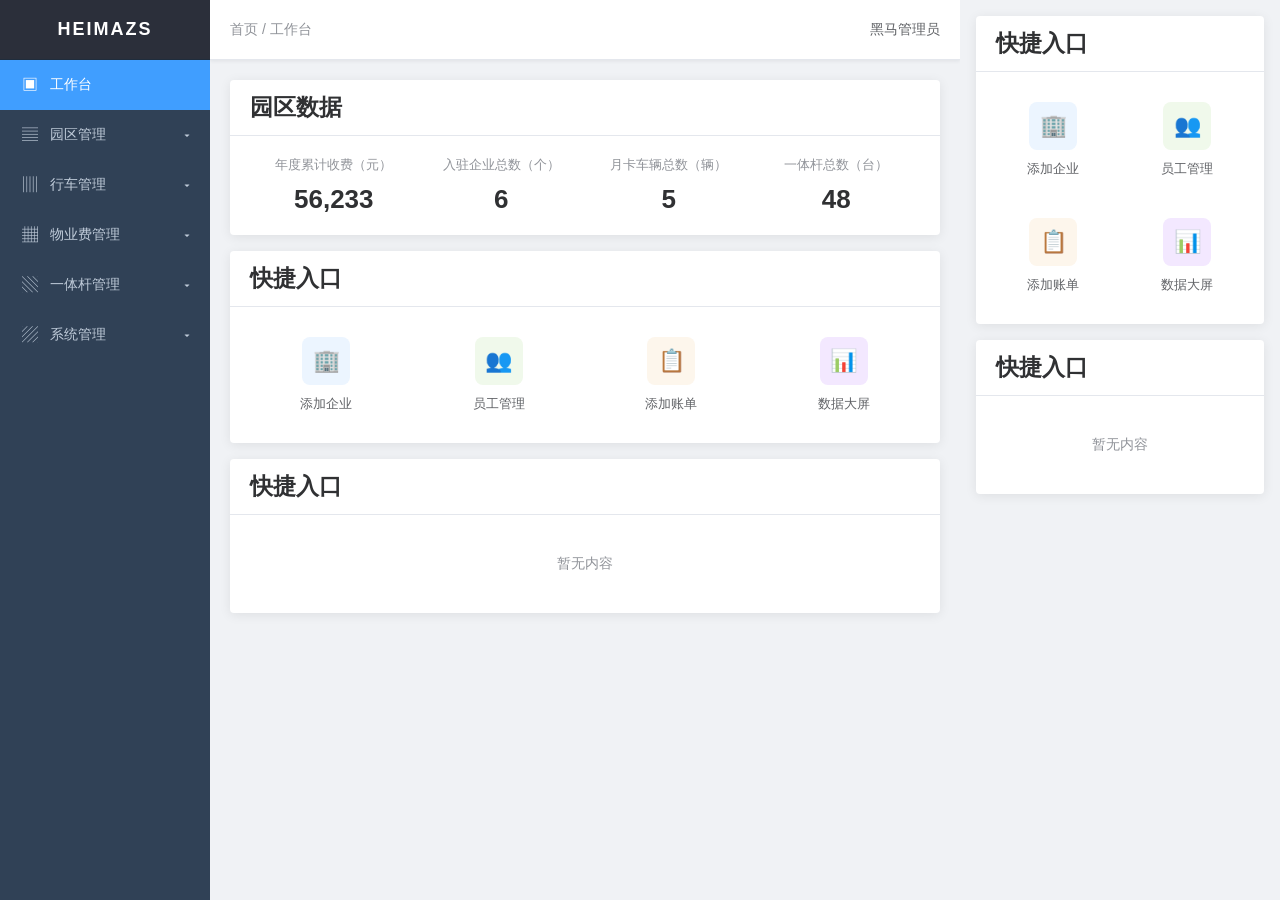
<file: index.html>
<!DOCTYPE html>
<html lang="zh-CN">
<head>
    <meta charset="UTF-8">
    <title>HEIMAZS 园区管理系统</title>
    <link rel="stylesheet" href="Index.css">
</head>
<body>
    <!-- 左侧侧边栏 -->
    <aside class="sidebar">
        <div class="logo">
            <h1>HEIMAZS</h1>
        </div>
        <nav class="menu">
            <ul>
                <li class="menu-item">
                    <a href="index.html">
                        <span class="icon">▣</span>
                        <span class="text">工作台</span>
                    </a>
                </li>
                <li class="menu-item has-sub">
                    <a href="#">
                        <span class="icon">▤</span>
                        <span class="text">园区管理</span>
                        <span class="arrow">▾</span>
                    </a>
                </li>
                <li class="menu-item has-sub">
                    <a href="#">
                        <span class="icon">▥</span>
                        <span class="text">行车管理</span>
                        <span class="arrow">▾</span>
                    </a>
                    <ul class="submenu">
                        <li><a href="#">区域管理</a></li>
                        <li><a href="monthCard.html">月卡管理</a></li>
                        <li><a href="#">停车缴费管理</a></li>
                        <li><a href="#">计费规则管理</a></li>
                    </ul>
                </li>
                <li class="menu-item has-sub">
                    <a href="#">
                        <span class="icon">▦</span>
                        <span class="text">物业费管理</span>
                        <span class="arrow">▾</span>
                    </a>
                </li>
                <li class="menu-item has-sub">
                    <a href="#">
                        <span class="icon">▧</span>
                        <span class="text">一体杆管理</span>
                        <span class="arrow">▾</span>
                    </a>
                </li>
                <li class="menu-item has-sub">
                    <a href="#">
                        <span class="icon">▨</span>
                        <span class="text">系统管理</span>
                        <span class="arrow">▾</span>
                    </a>
                </li>
            </ul>
        </nav>
    </aside>

    <!-- 中间主内容区 -->
    <main class="main">
        <div class="header">
            <div class="breadcrumb">首页 / 工作台</div>
            <div class="user-info">
                <span class="username">黑马管理员</span>
            </div>
        </div>

        <section class="content">
            <!-- 园区数据卡片 -->
            <div class="card">
                <div class="card-header">
                    <h2>园区数据</h2>
                </div>
                <div class="card-body">
                    <div class="stat-grid">
                        <div class="stat-item">
                            <div class="stat-label">年度累计收费（元）</div>
                            <div class="stat-value" id="statIncome">0</div>
                        </div>
                        <div class="stat-item">
                            <div class="stat-label">入驻企业总数（个）</div>
                            <div class="stat-value" id="statCompany">0</div>
                        </div>
                        <div class="stat-item">
                            <div class="stat-label">月卡车辆总数（辆）</div>
                            <div class="stat-value" id="statMonthCard">0</div>
                        </div>
                        <div class="stat-item">
                            <div class="stat-label">一体杆总数（台）</div>
                            <div class="stat-value" id="statPole">0</div>
                        </div>
                    </div>
                </div>
            </div>

            <!-- 快捷入口卡片 -->
            <div class="card">
                <div class="card-header">
                    <h2>快捷入口</h2>
                </div>
                <div class="card-body">
                    <div class="quick-grid">
                        <div class="quick-item">
                            <div class="quick-icon icon-blue">🏢</div>
                            <div class="quick-label">添加企业</div>
                        </div>
                        <div class="quick-item">
                            <div class="quick-icon icon-green">👥</div>
                            <div class="quick-label">员工管理</div>
                        </div>
                        <a class="quick-item" href="addMonthCard.html">
                            <div class="quick-icon icon-orange">📋</div>
                            <div class="quick-label">添加账单</div>
                        </a>
                        <div class="quick-item">
                            <div class="quick-icon icon-purple">📊</div>
                            <div class="quick-label">数据大屏</div>
                        </div>
                    </div>
                </div>
            </div>

            <!-- 占位卡片 -->
            <div class="card">
                <div class="card-header">
                    <h2>快捷入口</h2>
                </div>
                <div class="card-body">
                    <p class="placeholder-text">暂无内容</p>
                </div>
            </div>
        </section>
    </main>

    <!-- 右侧快捷入口区 -->
    <aside class="right-panel">
        <div class="card">
            <div class="card-header">
                <h2>快捷入口</h2>
            </div>
            <div class="card-body">
                <div class="quick-grid">
                    <div class="quick-item">
                        <div class="quick-icon icon-blue">🏢</div>
                        <div class="quick-label">添加企业</div>
                    </div>
                    <div class="quick-item">
                        <div class="quick-icon icon-green">👥</div>
                        <div class="quick-label">员工管理</div>
                    </div>
                    <a class="quick-item" href="addMonthCard.html">
                        <div class="quick-icon icon-orange">📋</div>
                        <div class="quick-label">添加账单</div>
                    </a>
                    <div class="quick-item">
                        <div class="quick-icon icon-purple">📊</div>
                        <div class="quick-label">数据大屏</div>
                    </div>
                </div>
            </div>
        </div>

        <div class="card">
            <div class="card-header">
                <h2>快捷入口</h2>
            </div>
            <div class="card-body">
                <p class="placeholder-text">暂无内容</p>
            </div>
        </div>
    </aside>

    <script src="data.js"></script>
    <script src="app.js"></script>
    <script src="home.js"></script>
</body>
</html>
</file>
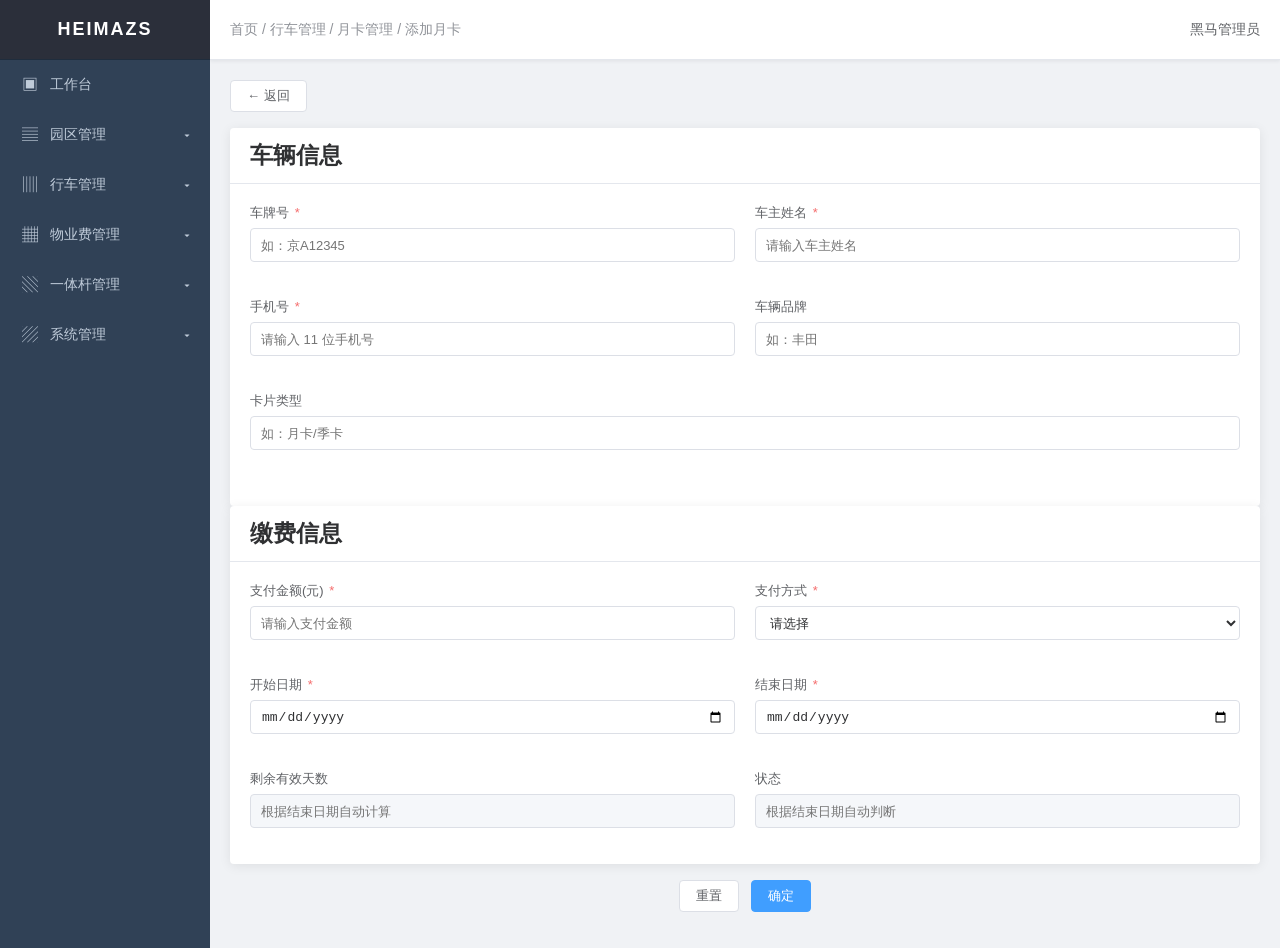
<file: addMonthCard.html>
<!DOCTYPE html>
<html lang="zh-CN">
<head>
    <meta charset="UTF-8">
    <title>添加月卡 - HEIMAZS</title>
    <link rel="stylesheet" href="Index.css">
    <link rel="stylesheet" href="MonthCard.css">
</head>
<body>
    <aside class="sidebar">
        <div class="logo">
            <h1>HEIMAZS</h1>
        </div>
        <nav class="menu">
            <ul>
                <li class="menu-item">
                    <a href="index.html">
                        <span class="icon">▣</span>
                        <span class="text">工作台</span>
                    </a>
                </li>
                <li class="menu-item has-sub">
                    <a href="#">
                        <span class="icon">▤</span>
                        <span class="text">园区管理</span>
                        <span class="arrow">▾</span>
                    </a>
                </li>
                <li class="menu-item has-sub">
                    <a href="#">
                        <span class="icon">▥</span>
                        <span class="text">行车管理</span>
                        <span class="arrow">▾</span>
                    </a>
                    <ul class="submenu">
                        <li><a href="#">区域管理</a></li>
                        <li><a href="monthCard.html">月卡管理</a></li>
                        <li><a href="#">停车缴费管理</a></li>
                        <li><a href="#">计费规则管理</a></li>
                    </ul>
                </li>
                <li class="menu-item has-sub">
                    <a href="#">
                        <span class="icon">▦</span>
                        <span class="text">物业费管理</span>
                        <span class="arrow">▾</span>
                    </a>
                </li>
                <li class="menu-item has-sub">
                    <a href="#">
                        <span class="icon">▧</span>
                        <span class="text">一体杆管理</span>
                        <span class="arrow">▾</span>
                    </a>
                </li>
                <li class="menu-item has-sub">
                    <a href="#">
                        <span class="icon">▨</span>
                        <span class="text">系统管理</span>
                        <span class="arrow">▾</span>
                    </a>
                </li>
            </ul>
        </nav>
    </aside>

    <main class="main">
        <div class="header">
            <div class="breadcrumb">首页 / 行车管理 / 月卡管理 / <span id="pageTitle">添加月卡</span></div>
            <div class="user-info">
                <span class="username">黑马管理员</span>
            </div>
        </div>

        <section class="content">
            <!-- 返回按钮 -->
            <div class="page-toolbar">
                <button class="btn btn-default" id="btnBack">← 返回</button>
            </div>

            <form id="cardForm" class="form-grid">
                <!-- 车辆信息表单卡片 -->
                <div class="card">
                    <div class="card-header">
                        <h2>车辆信息</h2>
                    </div>
                    <div class="card-body">
                        <div class="form-row">
                            <div class="form-item">
                                <label>车牌号 <em>*</em></label>
                                <input type="text" name="carNumber" placeholder="如：京A12345">
                                <div class="error-tip" data-error="carNumber"></div>
                            </div>
                            <div class="form-item">
                                <label>车主姓名 <em>*</em></label>
                                <input type="text" name="ownerName" placeholder="请输入车主姓名">
                                <div class="error-tip" data-error="ownerName"></div>
                            </div>
                        </div>
                        <div class="form-row">
                            <div class="form-item">
                                <label>手机号 <em>*</em></label>
                                <input type="text" name="phone" placeholder="请输入 11 位手机号">
                                <div class="error-tip" data-error="phone"></div>
                            </div>
                            <div class="form-item">
                                <label>车辆品牌</label>
                                <input type="text" name="carBrand" placeholder="如：丰田">
                                <div class="error-tip" data-error="carBrand"></div>
                            </div>
                        </div>
                        <div class="form-row">
                            <div class="form-item">
                                <label>卡片类型</label>
                                <input type="text" name="cardType" placeholder="如：月卡/季卡">
                                <div class="error-tip" data-error="cardType"></div>
                            </div>
                        </div>
                    </div>
                </div>

                <!-- 缴费信息表单卡片 -->
                <div class="card">
                    <div class="card-header">
                        <h2>缴费信息</h2>
                    </div>
                    <div class="card-body">
                        <div class="form-row">
                            <div class="form-item">
                                <label>支付金额(元) <em>*</em></label>
                                <input type="number" name="paymentAmount" min="0" step="0.01" placeholder="请输入支付金额">
                                <div class="error-tip" data-error="paymentAmount"></div>
                            </div>
                            <div class="form-item">
                                <label>支付方式 <em>*</em></label>
                                <select name="paymentMethod">
                                    <option value="">请选择</option>
                                    <option value="微信">微信</option>
                                    <option value="支付宝">支付宝</option>
                                    <option value="银行卡">银行卡</option>
                                    <option value="现金">现金</option>
                                </select>
                                <div class="error-tip" data-error="paymentMethod"></div>
                            </div>
                        </div>
                        <div class="form-row">
                            <div class="form-item">
                                <label>开始日期 <em>*</em></label>
                                <input type="date" name="startDate">
                                <div class="error-tip" data-error="startDate"></div>
                            </div>
                            <div class="form-item">
                                <label>结束日期 <em>*</em></label>
                                <input type="date" name="endDate">
                                <div class="error-tip" data-error="endDate"></div>
                            </div>
                        </div>
                        <div class="form-row">
                            <div class="form-item">
                                <label>剩余有效天数</label>
                                <input type="number" name="remainDay" readonly placeholder="根据结束日期自动计算">
                            </div>
                            <div class="form-item">
                                <label>状态</label>
                                <input type="text" name="status" readonly placeholder="根据结束日期自动判断">
                            </div>
                        </div>
                    </div>
                </div>

                <!-- 操作按钮 -->
                <div class="form-actions">
                    <button type="button" class="btn btn-default" id="btnReset">重置</button>
                    <button type="button" class="btn btn-primary" id="btnSave">确定</button>
                </div>
            </form>
        </section>
    </main>

    <script src="data.js"></script>
    <script src="app.js"></script>
    <script src="addMonthCard.js"></script>
</body>
</html>
</file>
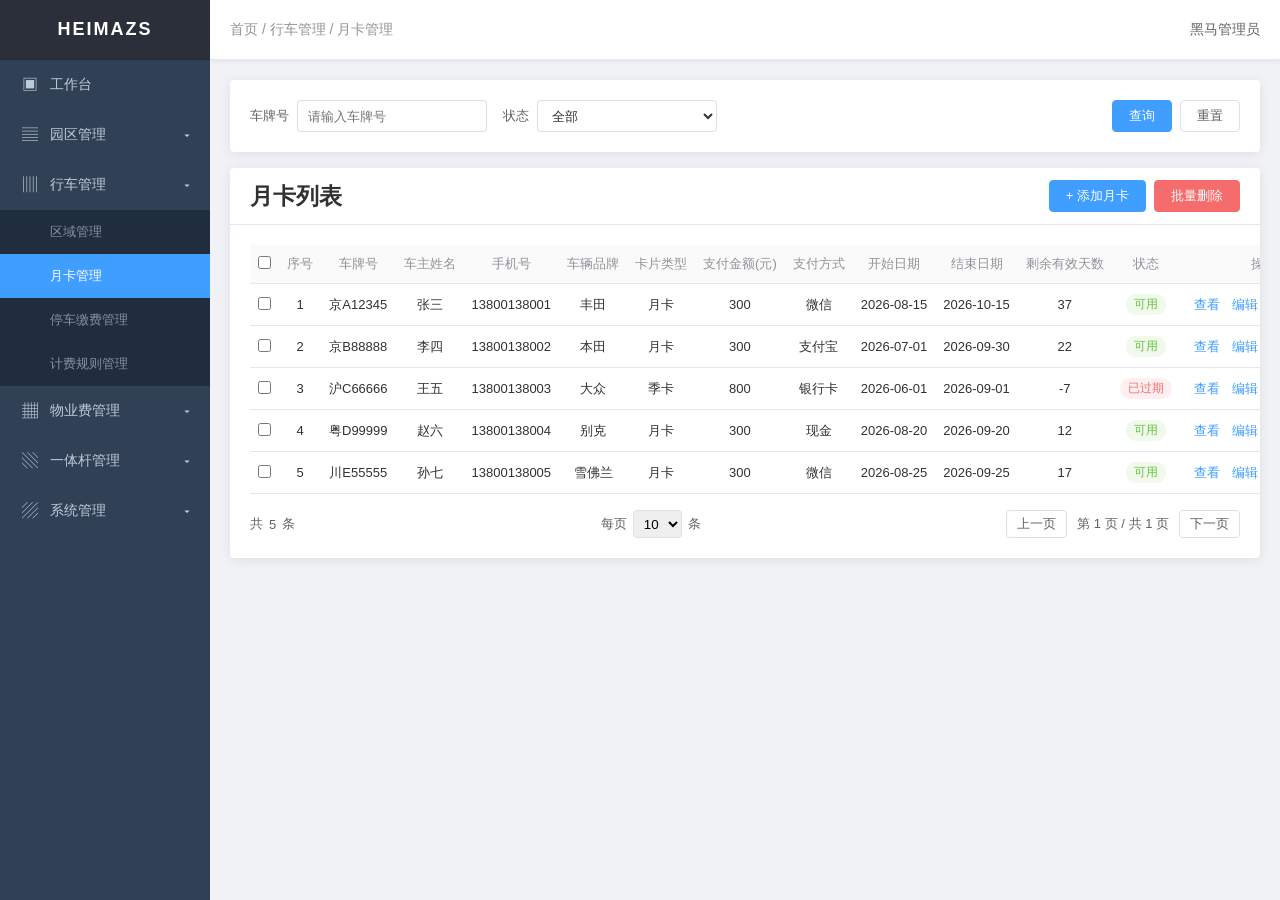
<file: monthCard.html>
<!DOCTYPE html>
<html lang="zh-CN">
<head>
    <meta charset="UTF-8">
    <title>月卡管理 - HEIMAZS</title>
    <link rel="stylesheet" href="Index.css">
    <link rel="stylesheet" href="MonthCard.css">
</head>
<body>
    <aside class="sidebar">
        <div class="logo">
            <h1>HEIMAZS</h1>
        </div>
        <nav class="menu">
            <ul>
                <li class="menu-item">
                    <a href="index.html">
                        <span class="icon">▣</span>
                        <span class="text">工作台</span>
                    </a>
                </li>
                <li class="menu-item has-sub">
                    <a href="#">
                        <span class="icon">▤</span>
                        <span class="text">园区管理</span>
                        <span class="arrow">▾</span>
                    </a>
                </li>
                <li class="menu-item has-sub">
                    <a href="#">
                        <span class="icon">▥</span>
                        <span class="text">行车管理</span>
                        <span class="arrow">▾</span>
                    </a>
                    <ul class="submenu">
                        <li><a href="#">区域管理</a></li>
                        <li><a href="monthCard.html">月卡管理</a></li>
                        <li><a href="#">停车缴费管理</a></li>
                        <li><a href="#">计费规则管理</a></li>
                    </ul>
                </li>
                <li class="menu-item has-sub">
                    <a href="#">
                        <span class="icon">▦</span>
                        <span class="text">物业费管理</span>
                        <span class="arrow">▾</span>
                    </a>
                </li>
                <li class="menu-item has-sub">
                    <a href="#">
                        <span class="icon">▧</span>
                        <span class="text">一体杆管理</span>
                        <span class="arrow">▾</span>
                    </a>
                </li>
                <li class="menu-item has-sub">
                    <a href="#">
                        <span class="icon">▨</span>
                        <span class="text">系统管理</span>
                        <span class="arrow">▾</span>
                    </a>
                </li>
            </ul>
        </nav>
    </aside>

    <main class="main">
        <div class="header">
            <div class="breadcrumb">首页 / 行车管理 / 月卡管理</div>
            <div class="user-info">
                <span class="username">黑马管理员</span>
            </div>
        </div>

        <section class="content">
            <!-- 查询筛选区 -->
            <div class="card">
                <div class="card-body">
                    <div class="filter-bar">
                        <div class="filter-item">
                            <label>车牌号</label>
                            <input type="text" id="filterCarNumber" placeholder="请输入车牌号">
                        </div>
                        <div class="filter-item">
                            <label>状态</label>
                            <select id="filterStatus">
                                <option value="">全部</option>
                                <option value="0">可用</option>
                                <option value="1">已过期</option>
                            </select>
                        </div>
                        <div class="filter-actions">
                            <button class="btn btn-primary" id="btnSearch">查询</button>
                            <button class="btn btn-default" id="btnReset">重置</button>
                        </div>
                    </div>
                </div>
            </div>

            <!-- 表格区 -->
            <div class="card">
                <div class="card-header">
                    <h2>月卡列表</h2>
                    <div class="header-actions">
                        <button class="btn btn-primary" id="btnAdd">+ 添加月卡</button>
                        <button class="btn btn-danger" id="btnBatchDelete">批量删除</button>
                    </div>
                </div>
                <div class="card-body">
                    <table class="data-table">
                        <thead>
                            <tr>
                                <th><input type="checkbox" id="checkAll"></th>
                                <th>序号</th>
                                <th>车牌号</th>
                                <th>车主姓名</th>
                                <th>手机号</th>
                                <th>车辆品牌</th>
                                <th>卡片类型</th>
                                <th>支付金额(元)</th>
                                <th>支付方式</th>
                                <th>开始日期</th>
                                <th>结束日期</th>
                                <th>剩余有效天数</th>
                                <th>状态</th>
                                <th>操作</th>
                            </tr>
                        </thead>
                        <tbody id="tableBody">
                            <!-- 渲染函数动态生成 -->
                        </tbody>
                    </table>

                    <!-- 分页 -->
                    <div class="pagination">
                        <div class="page-info">
                            共 <span id="totalRecords">0</span> 条
                        </div>
                        <div class="page-size">
                            每页
                            <select id="pageSize">
                                <option value="5">5</option>
                                <option value="10" selected>10</option>
                                <option value="20">20</option>
                            </select>
                            条
                        </div>
                        <div class="page-jump">
                            <button class="btn btn-page" id="btnPrev">上一页</button>
                            <span>第 <span id="currentPage">1</span> 页 / 共 <span id="totalPage">1</span> 页</span>
                            <button class="btn btn-page" id="btnNext">下一页</button>
                        </div>
                    </div>
                </div>
            </div>
        </section>
    </main>

    <!-- 查看弹窗（只读） -->
    <div class="modal-mask" id="viewModal">
        <div class="modal">
            <div class="modal-header">
                <h3>查看月卡</h3>
                <span class="modal-close" data-close="viewModal">×</span>
            </div>
            <div class="modal-body">
                <form id="viewForm" class="form-grid">
                    <div class="form-row">
                        <div class="form-item">
                            <label>车牌号</label>
                            <input type="text" name="carNumber" readonly>
                        </div>
                        <div class="form-item">
                            <label>车主姓名</label>
                            <input type="text" name="ownerName" readonly>
                        </div>
                    </div>
                    <div class="form-row">
                        <div class="form-item">
                            <label>手机号</label>
                            <input type="text" name="phone" readonly>
                        </div>
                        <div class="form-item">
                            <label>车辆品牌</label>
                            <input type="text" name="carBrand" readonly>
                        </div>
                    </div>
                    <div class="form-row">
                        <div class="form-item">
                            <label>卡片类型</label>
                            <input type="text" name="cardType" readonly>
                        </div>
                        <div class="form-item">
                            <label>支付金额(元)</label>
                            <input type="text" name="paymentAmount" readonly>
                        </div>
                    </div>
                    <div class="form-row">
                        <div class="form-item">
                            <label>支付方式</label>
                            <input type="text" name="paymentMethod" readonly>
                        </div>
                        <div class="form-item">
                            <label>剩余有效天数</label>
                            <input type="text" name="remainDay" readonly>
                        </div>
                    </div>
                    <div class="form-row">
                        <div class="form-item">
                            <label>开始日期</label>
                            <input type="text" name="startDate" readonly>
                        </div>
                        <div class="form-item">
                            <label>结束日期</label>
                            <input type="text" name="endDate" readonly>
                        </div>
                    </div>
                    <div class="form-row">
                        <div class="form-item">
                            <label>状态</label>
                            <input type="text" name="status" readonly>
                        </div>
                    </div>
                </form>
            </div>
            <div class="modal-footer">
                <button class="btn btn-default" data-close="viewModal">关闭</button>
            </div>
        </div>
    </div>

    <!-- 编辑/续费弹窗（复用同一表单） -->
    <div class="modal-mask" id="editModal">
        <div class="modal">
            <div class="modal-header">
                <h3 id="editModalTitle">编辑月卡</h3>
                <span class="modal-close" data-close="editModal">×</span>
            </div>
            <div class="modal-body">
                <form id="editForm" class="form-grid">
                    <div class="form-row">
                        <div class="form-item">
                            <label>车牌号</label>
                            <input type="text" name="carNumber">
                        </div>
                        <div class="form-item">
                            <label>车主姓名</label>
                            <input type="text" name="ownerName">
                        </div>
                    </div>
                    <div class="form-row">
                        <div class="form-item">
                            <label>手机号</label>
                            <input type="text" name="phone">
                        </div>
                        <div class="form-item">
                            <label>车辆品牌</label>
                            <input type="text" name="carBrand">
                        </div>
                    </div>
                    <div class="form-row">
                        <div class="form-item">
                            <label>卡片类型</label>
                            <input type="text" name="cardType">
                        </div>
                        <div class="form-item">
                            <label>支付金额(元)</label>
                            <input type="number" name="paymentAmount" min="0" step="0.01">
                        </div>
                    </div>
                    <div class="form-row">
                        <div class="form-item">
                            <label>支付方式</label>
                            <select name="paymentMethod">
                                <option value="微信">微信</option>
                                <option value="支付宝">支付宝</option>
                                <option value="银行卡">银行卡</option>
                                <option value="现金">现金</option>
                            </select>
                        </div>
                        <div class="form-item">
                            <label>剩余有效天数</label>
                            <input type="number" name="remainDay">
                        </div>
                    </div>
                    <div class="form-row">
                        <div class="form-item">
                            <label>开始日期</label>
                            <input type="date" name="startDate">
                        </div>
                        <div class="form-item">
                            <label>结束日期</label>
                            <input type="date" name="endDate">
                        </div>
                    </div>
                    <div class="form-row">
                        <div class="form-item">
                            <label>状态</label>
                            <select name="status">
                                <option value="0">可用</option>
                                <option value="1">已过期</option>
                            </select>
                        </div>
                    </div>
                </form>
            </div>
            <div class="modal-footer">
                <button class="btn btn-default" data-close="editModal">取消</button>
                <button class="btn btn-primary" id="btnSaveEdit">保存</button>
            </div>
        </div>
    </div>

    <script src="data.js"></script>
    <script src="app.js"></script>
    <script src="monthCard.js"></script>
</body>
</html>
</file>
<file: Index.css>
/* ===== CSS 变量 ===== */
:root {
    --primary: #409EFF;
    --primary-hover: #66B1FF;
    --sidebar-bg: #304156;
    --sidebar-bg-active: #263445;
    --sidebar-text: #bfcbd9;
    --sidebar-text-active: #ffffff;
    --bg: #f0f2f5;
    --card-bg: #ffffff;
    --text-primary: #303133;
    --text-regular: #606266;
    --text-secondary: #909399;
    --border: #e4e7ed;
    --shadow: 0 2px 12px 0 rgba(0, 0, 0, 0.08);
    --radius: 4px;
}

/* ===== 全局重置 ===== */
* {
    margin: 0;
    padding: 0;
    box-sizing: border-box;
}

body {
    font-family: -apple-system, BlinkMacSystemFont, "Segoe UI", "Helvetica Neue", Arial, sans-serif;
    font-size: 14px;
    color: var(--text-primary);
    background-color: var(--bg);
    display: flex;
    min-height: 100vh;
}

a {
    text-decoration: none;
    color: inherit;
}

ul {
    list-style: none;
}

/* ===== 左侧侧边栏 ===== */
.sidebar {
    width: 210px;
    background-color: var(--sidebar-bg);
    color: var(--sidebar-text);
    flex-shrink: 0;
    display: flex;
    flex-direction: column;
}

.logo {
    height: 60px;
    display: flex;
    align-items: center;
    justify-content: center;
    background-color: #2b2f3a;
    border-bottom: 1px solid #1f2d3d;
}

.logo h1 {
    color: #fff;
    font-size: 18px;
    font-weight: bold;
    letter-spacing: 2px;
}

.menu {
    flex: 1;
    padding: 0;
}

.menu-item a {
    display: flex;
    align-items: center;
    height: 50px;
    padding: 0 20px;
    color: var(--sidebar-text);
    font-size: 14px;
    cursor: pointer;
    transition: all 0.2s;
}

.menu-item a:hover {
    background-color: var(--sidebar-bg-active);
    color: #fff;
}

.menu-item.active > a {
    background-color: var(--primary);
    color: #fff;
}

.menu-item .icon {
    width: 20px;
    margin-right: 10px;
    text-align: center;
    font-size: 16px;
}

.menu-item .arrow {
    margin-left: auto;
    font-size: 12px;
}

/* 子菜单 */
.submenu {
    background-color: #1f2d3d;
    overflow: hidden;
    max-height: 0;
    transition: max-height 0.3s ease;
}

.menu-item.open > .submenu {
    max-height: 300px;
}

.submenu li a {
    height: 44px;
    padding-left: 50px;
    font-size: 13px;
    color: #8492a6;
}

.submenu li a:hover {
    background-color: var(--sidebar-bg-active);
    color: #fff;
}

.submenu li.active a {
    background-color: var(--primary);
    color: #fff;
}

/* ===== 主内容区 ===== */
.main {
    flex: 1;
    display: flex;
    flex-direction: column;
    overflow: hidden;
    min-width: 0;
}

.header {
    height: 60px;
    background-color: #fff;
    display: flex;
    align-items: center;
    justify-content: space-between;
    padding: 0 20px;
    border-bottom: 1px solid var(--border);
    box-shadow: 0 1px 4px rgba(0, 21, 41, 0.08);
}

.breadcrumb {
    color: var(--text-secondary);
    font-size: 14px;
}

.user-info {
    display: flex;
    align-items: center;
    color: var(--text-regular);
}

.username {
    font-size: 14px;
}

/* 内容区 */
.content {
    flex: 1;
    padding: 20px;
    display: flex;
    flex-direction: column;
    gap: 16px;
    overflow-y: auto;
}

/* ===== 卡片组件 ===== */
.card {
    background-color: var(--card-bg);
    border-radius: var(--radius);
    box-shadow: var(--shadow);
    overflow: hidden;
}

.card-header {
    padding: 12px 20px;
    border-bottom: 1px solid var(--border);
    font-size: 15px;
    font-weight: 600;
    color: var(--text-primary);
}

.card-body {
    padding: 20px;
}

/* ===== 园区数据 ===== */
.stat-grid {
    display: flex;
    justify-content: space-between;
}

.stat-item {
    flex: 1;
    text-align: center;
    padding: 0 10px;
}

.stat-label {
    font-size: 13px;
    color: var(--text-secondary);
    margin-bottom: 10px;
}

.stat-value {
    font-size: 26px;
    font-weight: bold;
    color: var(--text-primary);
}

/* ===== 快捷入口 ===== */
.quick-grid {
    display: grid;
    grid-template-columns: repeat(4, 1fr);
    gap: 20px;
}

.quick-item {
    display: flex;
    flex-direction: column;
    align-items: center;
    cursor: pointer;
    padding: 10px 0;
    border-radius: var(--radius);
    transition: all 0.2s;
}

.quick-item:hover {
    background-color: #f5f7fa;
    transform: translateY(-2px);
}

.quick-icon {
    width: 48px;
    height: 48px;
    border-radius: 8px;
    display: flex;
    align-items: center;
    justify-content: center;
    font-size: 22px;
    margin-bottom: 10px;
}

.icon-blue {
    background-color: #ecf5ff;
    color: var(--primary);
}

.icon-green {
    background-color: #f0f9eb;
    color: #67c23a;
}

.icon-orange {
    background-color: #fdf6ec;
    color: #e6a23c;
}

.icon-purple {
    background-color: #f3e8ff;
    color: #a855f7;
}

.quick-label {
    font-size: 13px;
    color: var(--text-regular);
}

/* ===== 右侧面板 ===== */
.right-panel {
    width: 320px;
    flex-shrink: 0;
    padding: 16px;
    display: flex;
    flex-direction: column;
    gap: 16px;
    overflow-y: auto;
}

.right-panel .quick-grid {
    grid-template-columns: repeat(2, 1fr);
}

/* ===== 占位文字 ===== */
.placeholder-text {
    text-align: center;
    color: var(--text-secondary);
    padding: 20px 0;
}
</file>
<file: MonthCard.css>
/* ===== 月卡管理 / 添加月卡页面专用样式（基于 Index.css 公共布局）===== */

/* ===== 按钮 ===== */
.btn {
    height: 32px;
    padding: 0 16px;
    border: 1px solid #dcdfe6;
    background-color: #fff;
    border-radius: var(--radius);
    color: var(--text-regular);
    font-size: 13px;
    cursor: pointer;
    transition: all 0.2s;
    line-height: 30px;
}
.btn:hover { color: var(--primary); border-color: var(--primary); }
.btn-primary { background-color: var(--primary); border-color: var(--primary); color: #fff; }
.btn-primary:hover { background-color: var(--primary-hover); border-color: var(--primary-hover); color: #fff; }
.btn-danger { background-color: #f56c6c; border-color: #f56c6c; color: #fff; }
.btn-danger:hover { background-color: #f78989; border-color: #f78989; color: #fff; }
.btn-default { background-color: #fff; }
.btn-page { height: 28px; padding: 0 10px; line-height: 26px; }

/* 链接按钮（操作列） */
.btn-link {
    background: none; border: none; color: var(--primary);
    padding: 0 6px; cursor: pointer; font-size: 13px;
}
.btn-link:hover { color: var(--primary-hover); }
.btn-link-danger { color: #f56c6c; }
.btn-link-danger:hover { color: #f78989; }

/* ===== 查询筛选区 ===== */
.filter-bar {
    display: flex;
    flex-wrap: wrap;
    align-items: center;
    gap: 16px;
}
.filter-item {
    display: flex;
    align-items: center;
    gap: 8px;
}
.filter-item label {
    font-size: 13px;
    color: var(--text-regular);
    white-space: nowrap;
}
.filter-item input, .filter-item select {
    height: 32px;
    padding: 0 10px;
    border: 1px solid #dcdfe6;
    border-radius: var(--radius);
    font-size: 13px;
    color: var(--text-primary);
    min-width: 180px;
    background-color: #fff;
}
.filter-actions { display: flex; gap: 8px; margin-left: auto; }

/* ===== 表格头操作区 ===== */
.card-header {
    display: flex;
    align-items: center;
    justify-content: space-between;
}
.header-actions { display: flex; gap: 8px; }

/* ===== 数据表格 ===== */
.data-table {
    width: 100%;
    border-collapse: collapse;
    font-size: 13px;
}
.data-table th, .data-table td {
    padding: 10px 8px;
    text-align: center;
    border-bottom: 1px solid var(--border);
    white-space: nowrap;
}
.data-table thead th {
    background-color: #fafafa;
    color: var(--text-secondary);
    font-weight: 500;
}
.data-table tbody tr:hover { background-color: #f5f7fa; }
.action-col { white-space: nowrap; }
.empty-row { color: var(--text-secondary); padding: 30px 0; }

/* 状态标签 */
.tag {
    display: inline-block;
    padding: 2px 8px;
    border-radius: 10px;
    font-size: 12px;
}
.tag-success { background-color: #f0f9eb; color: #67c23a; }
.tag-danger { background-color: #fef0f0; color: #f56c6c; }

/* ===== 分页 ===== */
.pagination {
    display: flex;
    align-items: center;
    justify-content: space-between;
    margin-top: 16px;
    font-size: 13px;
    color: var(--text-regular);
}
.page-info, .page-size { display: flex; align-items: center; gap: 6px; }
.page-size select {
    height: 28px;
    padding: 0 6px;
    border: 1px solid #dcdfe6;
    border-radius: var(--radius);
}
.page-jump { display: flex; align-items: center; gap: 10px; }

/* ===== 弹窗 ===== */
.modal-mask {
    display: none;
    position: fixed;
    top: 0; left: 0; right: 0; bottom: 0;
    background-color: rgba(0, 0, 0, 0.5);
    align-items: center;
    justify-content: center;
    z-index: 1000;
}
.modal {
    width: 720px;
    max-height: 90vh;
    overflow-y: auto;
    background-color: #fff;
    border-radius: 6px;
    box-shadow: 0 2px 20px rgba(0, 0, 0, 0.2);
}
.modal-header {
    height: 50px;
    padding: 0 20px;
    display: flex;
    align-items: center;
    justify-content: space-between;
    border-bottom: 1px solid var(--border);
    font-size: 15px;
    font-weight: 600;
}
.modal-close {
    font-size: 22px;
    cursor: pointer;
    color: var(--text-secondary);
    line-height: 1;
}
.modal-close:hover { color: var(--text-primary); }
.modal-body { padding: 20px; }
.modal-footer {
    padding: 12px 20px;
    display: flex;
    justify-content: flex-end;
    gap: 8px;
    border-top: 1px solid var(--border);
}

/* ===== 表单（弹窗 + 添加月卡页共用） ===== */
.form-grid { display: flex; flex-direction: column; }
.form-row {
    display: flex;
    gap: 20px;
    margin-bottom: 16px;
}
.form-item {
    flex: 1;
    display: flex;
    flex-direction: column;
    gap: 6px;
}
.form-item label {
    font-size: 13px;
    color: var(--text-regular);
}
.form-item label em {
    color: #f56c6c;
    font-style: normal;
    margin-left: 2px;
}
.form-item input, .form-item select {
    height: 34px;
    padding: 0 10px;
    border: 1px solid #dcdfe6;
    border-radius: var(--radius);
    font-size: 13px;
    color: var(--text-primary);
    background-color: #fff;
}
.form-item input:focus, .form-item select:focus {
    outline: none;
    border-color: var(--primary);
}
.form-item input[readonly] {
    background-color: #f5f7fa;
    color: var(--text-secondary);
}
.error-tip {
    font-size: 12px;
    color: #f56c6c;
    min-height: 14px;
    line-height: 14px;
}

/* ===== 添加月卡页：工具栏 + 操作按钮 ===== */
.page-toolbar { margin-bottom: 0; }
.form-actions {
    display: flex;
    justify-content: center;
    gap: 12px;
    padding: 16px 0;
}
</file>
